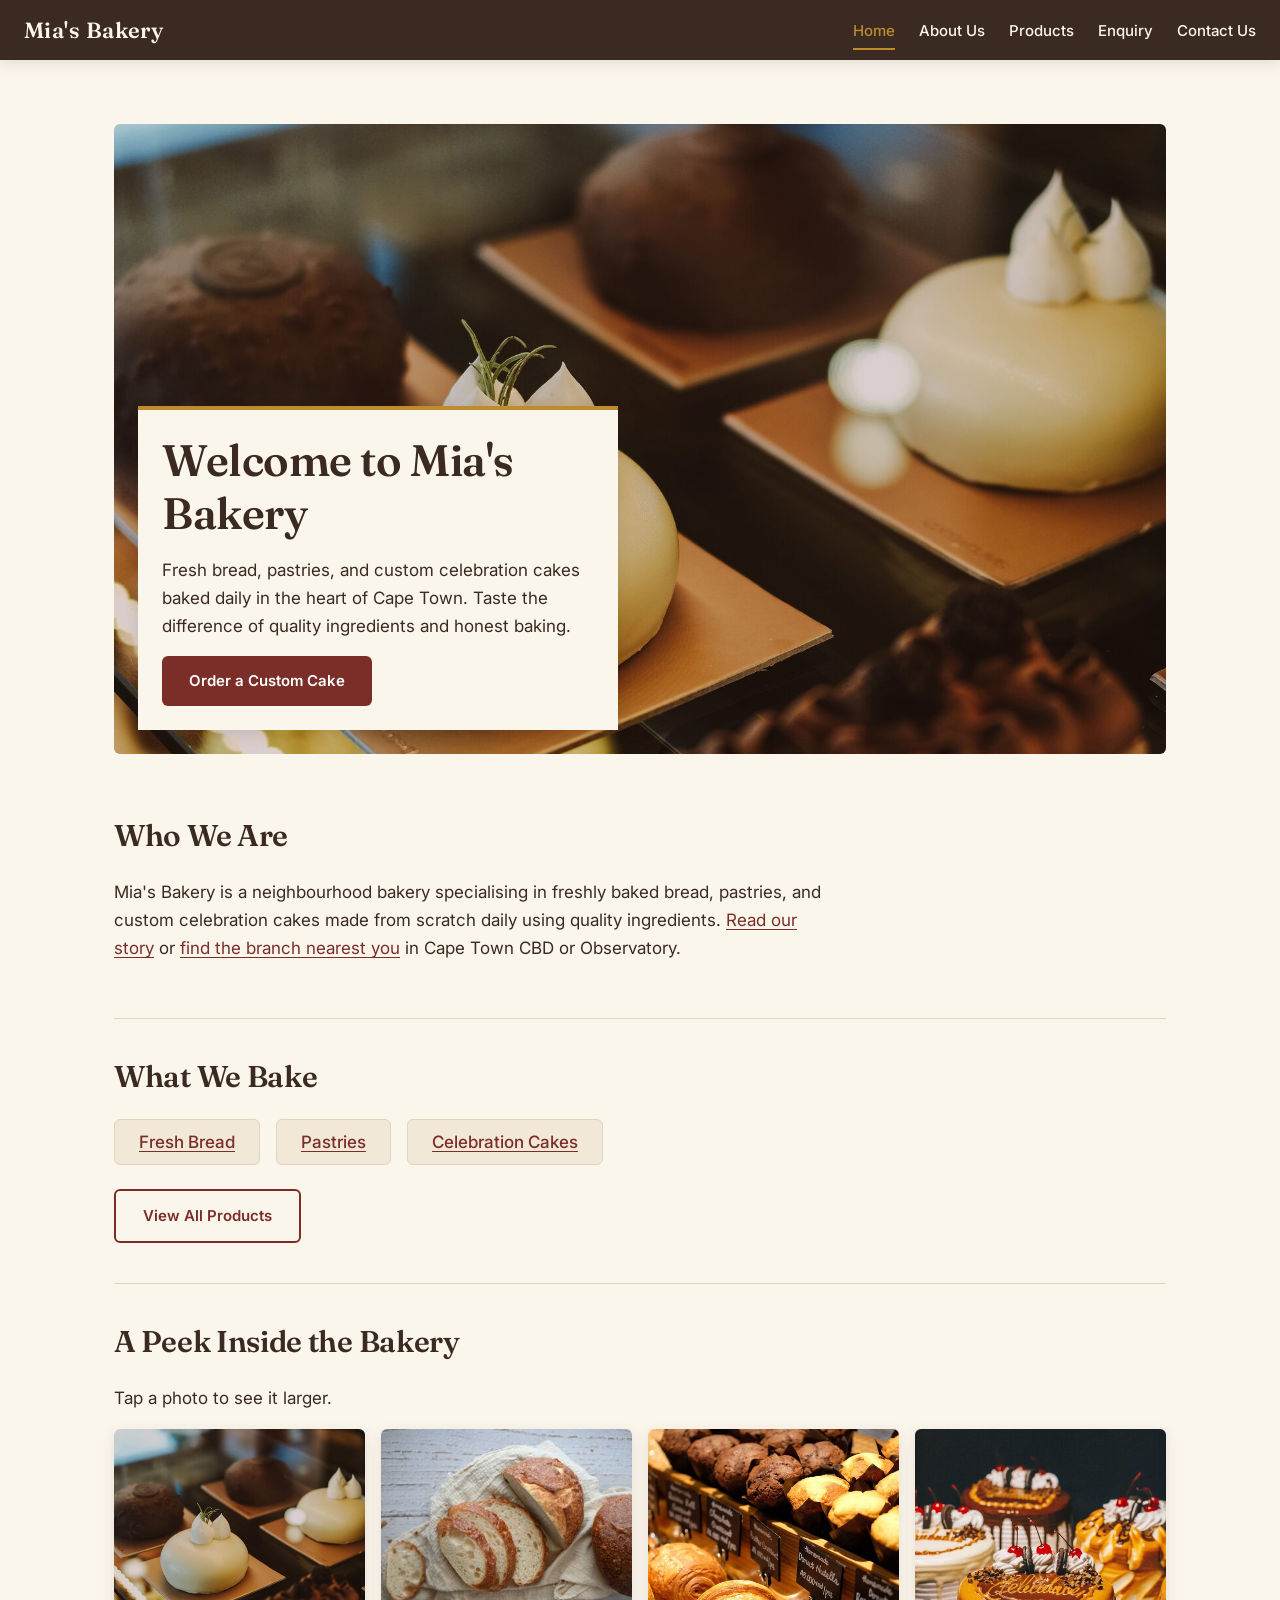
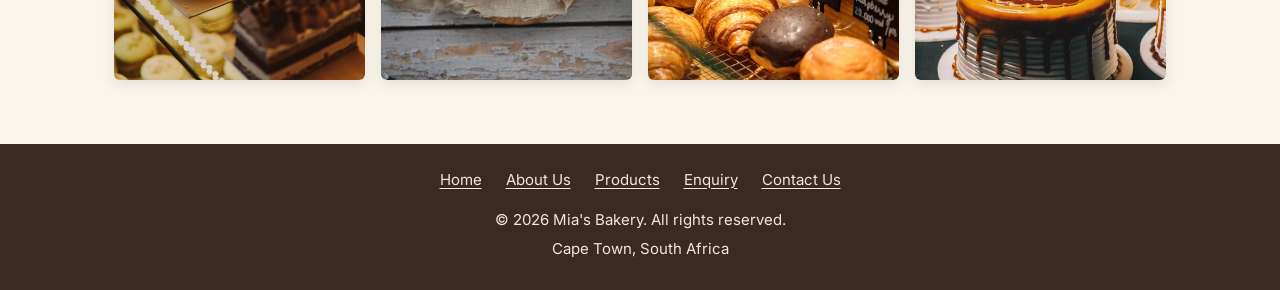
<file: index.html>
<!DOCTYPE html>
<html lang="en">
<head>
  <meta charset="UTF-8">
  <meta name="viewport" content="width=device-width, initial-scale=1.0">
  <title>Mia's Bakery | Fresh Bread, Pastries & Cakes in Cape Town</title>
  <meta name="description" content="Neighbourhood bakery in Cape Town baking fresh bread, pastries and custom celebration cakes daily. Visit our CBD or Observatory branch or order a cake online.">
  <meta name="author" content="Mia's Bakery">
  <meta name="theme-color" content="#3B2A21">
  <link rel="canonical" href="https://sanda218.github.io/Sisanda/">

  <!-- Open Graph / social sharing (off-page SEO) -->
  <meta property="og:type" content="website">
  <meta property="og:site_name" content="Mia's Bakery">
  <meta property="og:title" content="Mia's Bakery | Fresh Bread, Pastries & Cakes in Cape Town">
  <meta property="og:description" content="Neighbourhood bakery in Cape Town baking fresh bread, pastries and custom celebration cakes daily. Visit our CBD or Observatory branch or order a cake online.">
  <meta property="og:url" content="https://sanda218.github.io/Sisanda/">
  <meta property="og:image" content="https://sanda218.github.io/Sisanda/images/responsive/product-bread-1600.jpg">
  <meta property="og:image:alt" content="Sliced sourdough bread loaves on a wooden board">
  <meta name="twitter:card" content="summary_large_image">

  <link rel="icon" href="data:image/svg+xml,%3Csvg xmlns='http://www.w3.org/2000/svg' viewBox='0 0 100 100'%3E%3Ctext y='.9em' font-size='90'%3E%F0%9F%A5%90%3C/text%3E%3C/svg%3E">
  <!-- Adds a "js" class so CSS can show JavaScript-only features (hamburger menu, accordion) without hiding content for visitors with JavaScript off -->
  <script>document.documentElement.classList.add('js');</script>
  <link rel="preconnect" href="https://fonts.googleapis.com">
  <link rel="preconnect" href="https://fonts.gstatic.com" crossorigin>
  <link href="https://fonts.googleapis.com/css2?family=Fraunces:opsz,wght@9..144,400;9..144,600;9..144,700&family=Inter:wght@400;500;600&display=swap" rel="stylesheet">
  <link rel="stylesheet" href="css/style.css">

  <!-- Structured data (local SEO): tells search engines about both branches and trading hours -->
  <script type="application/ld+json">
{
  "@context": "https://schema.org",
  "@graph": [
    {
      "@type": "Bakery",
      "@id": "https://sanda218.github.io/Sisanda/#cbd",
      "name": "Mia's Bakery - Cape Town CBD",
      "url": "https://sanda218.github.io/Sisanda/",
      "image": "https://sanda218.github.io/Sisanda/images/responsive/product-bread-1600.jpg",
      "telephone": "+27-21-424-5678",
      "email": "info@miasbakery.co.za",
      "priceRange": "R",
      "address": {
        "@type": "PostalAddress",
        "streetAddress": "12 Long Street",
        "addressLocality": "Cape Town",
        "postalCode": "8001",
        "addressCountry": "ZA"
      },
      "geo": {
        "@type": "GeoCoordinates",
        "latitude": -33.9209,
        "longitude": 18.4162
      },
      "openingHoursSpecification": [
        {
          "@type": "OpeningHoursSpecification",
          "dayOfWeek": [
            "Monday",
            "Tuesday",
            "Wednesday",
            "Thursday",
            "Friday",
            "Saturday"
          ],
          "opens": "07:00",
          "closes": "17:00"
        }
      ]
    },
    {
      "@type": "Bakery",
      "@id": "https://sanda218.github.io/Sisanda/#observatory",
      "name": "Mia's Bakery - Observatory",
      "url": "https://sanda218.github.io/Sisanda/",
      "image": "https://sanda218.github.io/Sisanda/images/responsive/product-bread-1600.jpg",
      "telephone": "+27-21-447-2233",
      "email": "observatory@miasbakery.co.za",
      "priceRange": "R",
      "address": {
        "@type": "PostalAddress",
        "streetAddress": "45 Lower Main Road",
        "addressLocality": "Observatory",
        "postalCode": "7925",
        "addressCountry": "ZA"
      },
      "geo": {
        "@type": "GeoCoordinates",
        "latitude": -33.9393,
        "longitude": 18.4741
      },
      "openingHoursSpecification": [
        {
          "@type": "OpeningHoursSpecification",
          "dayOfWeek": [
            "Monday",
            "Tuesday",
            "Wednesday",
            "Thursday",
            "Friday",
            "Saturday"
          ],
          "opens": "07:00",
          "closes": "17:00"
        }
      ]
    }
  ]
}
  </script>
</head>
<body>
  <a class="skip-link" href="#main">Skip to main content</a>

  <!-- Header and navigation menu, present on every page for consistent site-wide navigation -->
  <header>
    <a class="brand" href="index.html">Mia's Bakery</a>
    <!-- Hamburger toggle: only visible on mobile (see CSS); script.js opens and closes the menu -->
    <button class="nav-toggle" type="button" aria-expanded="false" aria-controls="site-nav" aria-label="Open menu">
      <span class="nav-toggle-bar"></span>
      <span class="nav-toggle-bar"></span>
      <span class="nav-toggle-bar"></span>
    </button>
    <nav id="site-nav" aria-label="Main">
      <ul>
        <li><a href="index.html" class="active" aria-current="page">Home</a></li>
        <li><a href="about.html">About Us</a></li>
        <li><a href="products.html">Products</a></li>
        <li><a href="enquiry.html">Enquiry</a></li>
        <li><a href="contact.html">Contact Us</a></li>
      </ul>
    </nav>
  </header>

  <!-- Main content area for the homepage -->
  <main id="main">

    <!-- Hero section: main introduction and call to action -->
    <section id="hero">
      <img src="images/responsive/hero-900.jpg"
        srcset="images/responsive/hero-480.jpg 480w, images/responsive/hero-900.jpg 900w, images/responsive/hero-1600.jpg 1600w"
        sizes="(min-width: 1400px) 1232px, (min-width: 1148px) 1052px, 100vw"
        width="900" height="1350" fetchpriority="high"
        alt="Glass display case of freshly baked cakes and pastries at Mia's Bakery in Cape Town">
      <div class="hero-content">
        <h1>Welcome to Mia's Bakery</h1>
        <p>Fresh bread, pastries, and custom celebration cakes baked daily in the heart of Cape Town. Taste the difference of quality ingredients and honest baking.</p>
        <a href="enquiry.html" class="btn">Order a Custom Cake</a>
      </div>
    </section>

    <!-- Brief introduction to the bakery -->
    <section id="intro" class="reveal">
      <h2>Who We Are</h2>
      <p>Mia's Bakery is a neighbourhood bakery specialising in freshly baked bread, pastries, and custom celebration cakes made from scratch daily using quality ingredients. <a href="about.html">Read our story</a> or <a href="contact.html">find the branch nearest you</a> in Cape Town CBD or Observatory.</p>
    </section>

    <!-- Quick links to products (each link pre-selects that category on the Products page) -->
    <section id="highlights" class="reveal">
      <h2>What We Bake</h2>
      <ul>
        <li><a href="products.html?category=bread">Fresh Bread</a></li>
        <li><a href="products.html?category=pastries">Pastries</a></li>
        <li><a href="products.html?category=cakes">Celebration Cakes</a></li>
      </ul>
      <a href="products.html" class="btn btn-secondary">View All Products</a>
    </section>

    <!-- Gallery: each thumbnail is a normal link to the large image; script.js upgrades it to a lightbox -->
    <section id="gallery" class="reveal">
      <h2>A Peek Inside the Bakery</h2>
      <p>Tap a photo to see it larger.</p>
      <ul class="gallery-grid">
        <li>
          <a class="gallery-item" href="images/responsive/hero-1600.jpg" data-caption="Our display case, restocked through the day" data-alt="Glass display case of freshly baked cakes and pastries">
            <img src="images/responsive/hero-480.jpg" width="480" height="720" loading="lazy" decoding="async" alt="Glass display case of freshly baked cakes and pastries">
          </a>
        </li>
        <li>
          <a class="gallery-item" href="images/responsive/product-bread-1600.jpg" data-caption="Sourdough baked fresh every morning" data-alt="Sliced sourdough bread loaves on a wooden board">
            <img src="images/responsive/product-bread-480.jpg" width="480" height="319" loading="lazy" decoding="async" alt="Sliced sourdough bread loaves on a wooden board">
          </a>
        </li>
        <li>
          <a class="gallery-item" href="images/responsive/product-pastries-1600.jpg" data-caption="Croissants, muffins and donuts, made daily" data-alt="Assortment of croissants, muffins, and donuts">
            <img src="images/responsive/product-pastries-480.jpg" width="480" height="720" loading="lazy" decoding="async" alt="Assortment of croissants, muffins, and donuts">
          </a>
        </li>
        <li>
          <a class="gallery-item" href="images/responsive/product-cakes-1600.jpg" data-caption="A celebration cake with cream and cherries" data-alt="Decorated celebration cake with cream and cherries">
            <img src="images/responsive/product-cakes-480.jpg" width="480" height="720" loading="lazy" decoding="async" alt="Decorated celebration cake with cream and cherries">
          </a>
        </li>
      </ul>
    </section>

  </main>

  <!-- Lightbox: a native <dialog> element, opened and filled by script.js -->
  <dialog id="lightbox" class="lightbox" aria-label="Image viewer">
    <button type="button" class="lb-btn lb-close" aria-label="Close image viewer">&times;</button>
    <button type="button" class="lb-btn lb-prev" aria-label="Previous image">&#8249;</button>
    <figure>
      <img src="[data-uri]" alt="" width="900" height="600">
      <figcaption></figcaption>
    </figure>
    <button type="button" class="lb-btn lb-next" aria-label="Next image">&#8250;</button>
  </dialog>

  <!-- Footer with contact details and internal links, present on every page -->
  <footer>
    <nav class="footer-nav" aria-label="Footer">
      <a href="index.html">Home</a>
      <a href="about.html">About Us</a>
      <a href="products.html">Products</a>
      <a href="enquiry.html">Enquiry</a>
      <a href="contact.html">Contact Us</a>
    </nav>
    <p>&copy; 2026 Mia's Bakery. All rights reserved.</p>
    <p>Cape Town, South Africa</p>
  </footer>
  <script src="js/script.js" defer></script>
</body>
</html>
</file>
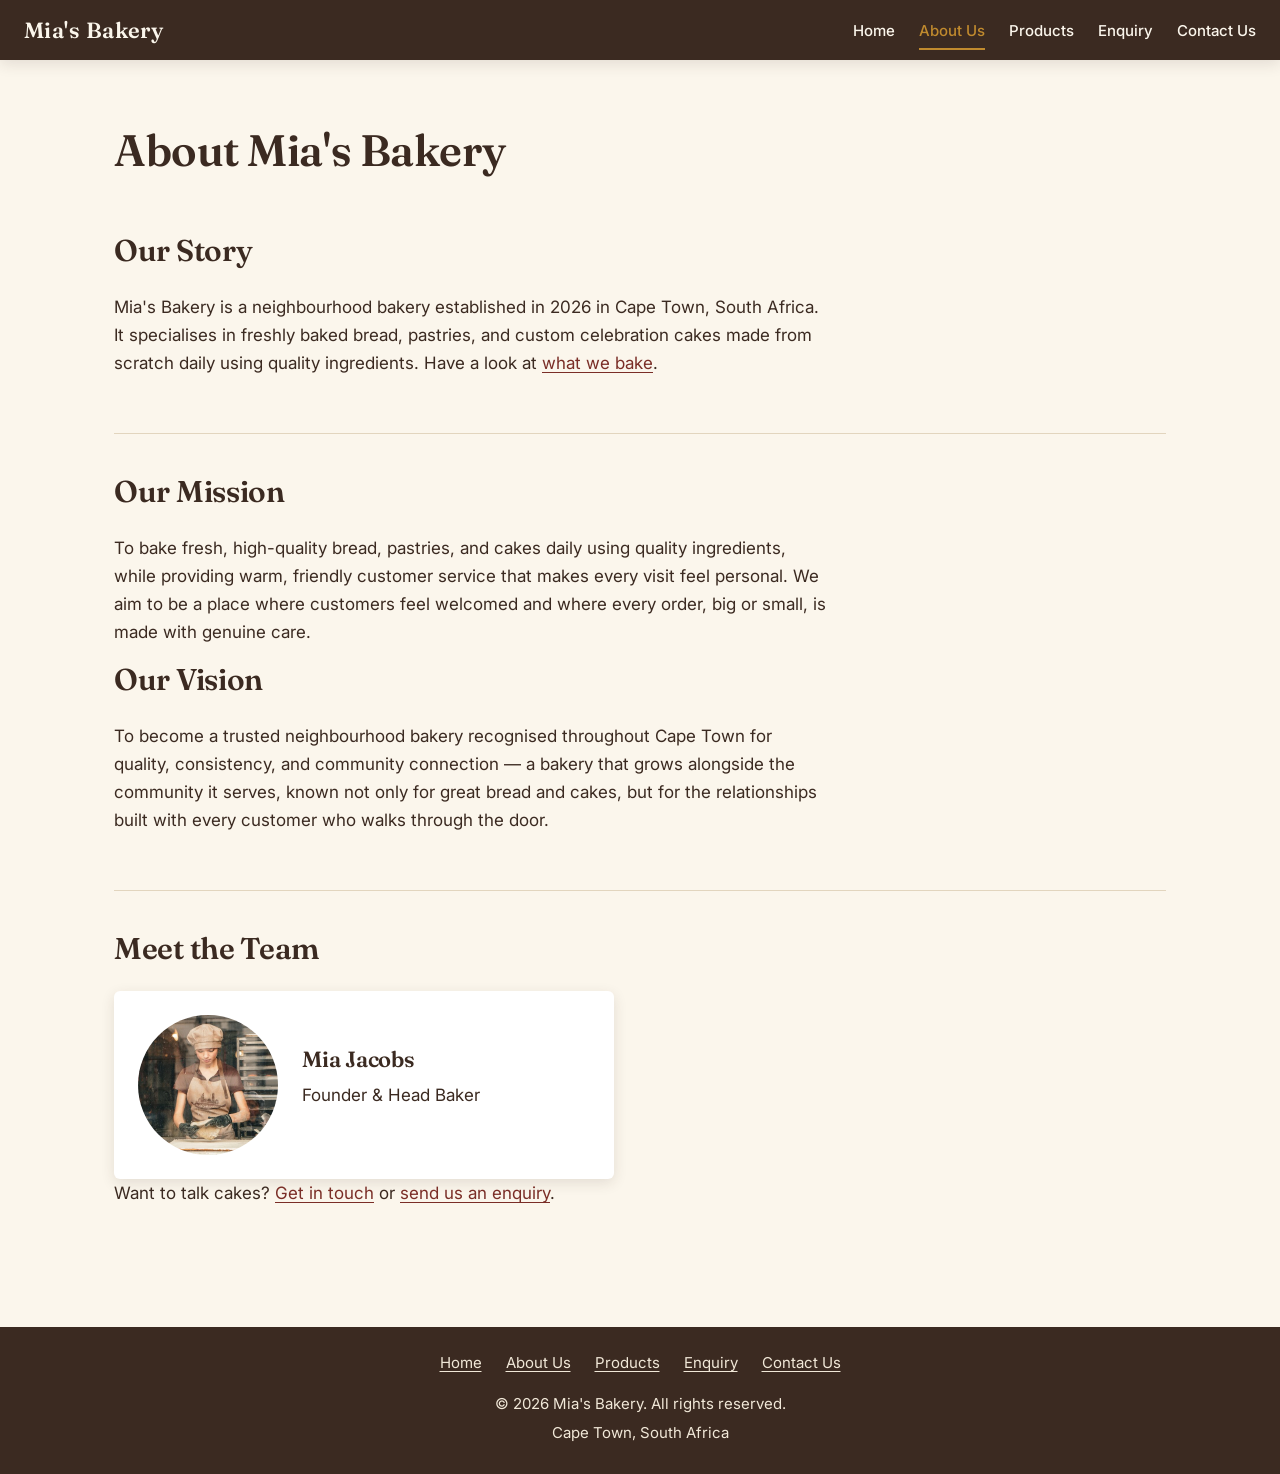
<file: about.html>
<!DOCTYPE html>
<html lang="en">
<head>
  <meta charset="UTF-8">
  <meta name="viewport" content="width=device-width, initial-scale=1.0">
  <title>About Us | Mia's Bakery, a Cape Town Neighbourhood Bakery</title>
  <meta name="description" content="Meet Mia's Bakery: our story, mission and vision, and the baker behind our fresh bread, pastries and celebration cakes in Cape Town.">
  <meta name="author" content="Mia's Bakery">
  <meta name="theme-color" content="#3B2A21">
  <link rel="canonical" href="https://sanda218.github.io/Sisanda/about.html">

  <!-- Open Graph / social sharing (off-page SEO) -->
  <meta property="og:type" content="website">
  <meta property="og:site_name" content="Mia's Bakery">
  <meta property="og:title" content="About Us | Mia's Bakery, a Cape Town Neighbourhood Bakery">
  <meta property="og:description" content="Meet Mia's Bakery: our story, mission and vision, and the baker behind our fresh bread, pastries and celebration cakes in Cape Town.">
  <meta property="og:url" content="https://sanda218.github.io/Sisanda/about.html">
  <meta property="og:image" content="https://sanda218.github.io/Sisanda/images/responsive/product-bread-1600.jpg">
  <meta property="og:image:alt" content="Sliced sourdough bread loaves on a wooden board">
  <meta name="twitter:card" content="summary_large_image">

  <link rel="icon" href="data:image/svg+xml,%3Csvg xmlns='http://www.w3.org/2000/svg' viewBox='0 0 100 100'%3E%3Ctext y='.9em' font-size='90'%3E%F0%9F%A5%90%3C/text%3E%3C/svg%3E">
  <!-- Adds a "js" class so CSS can show JavaScript-only features (hamburger menu, accordion) without hiding content for visitors with JavaScript off -->
  <script>document.documentElement.classList.add('js');</script>
  <link rel="preconnect" href="https://fonts.googleapis.com">
  <link rel="preconnect" href="https://fonts.gstatic.com" crossorigin>
  <link href="https://fonts.googleapis.com/css2?family=Fraunces:opsz,wght@9..144,400;9..144,600;9..144,700&family=Inter:wght@400;500;600&display=swap" rel="stylesheet">
  <link rel="stylesheet" href="css/style.css">
</head>
<body>
  <a class="skip-link" href="#main">Skip to main content</a>

  <!-- Header and navigation menu, present on every page for consistent site-wide navigation -->
  <header>
    <a class="brand" href="index.html">Mia's Bakery</a>
    <!-- Hamburger toggle: only visible on mobile (see CSS); script.js opens and closes the menu -->
    <button class="nav-toggle" type="button" aria-expanded="false" aria-controls="site-nav" aria-label="Open menu">
      <span class="nav-toggle-bar"></span>
      <span class="nav-toggle-bar"></span>
      <span class="nav-toggle-bar"></span>
    </button>
    <nav id="site-nav" aria-label="Main">
      <ul>
        <li><a href="index.html">Home</a></li>
        <li><a href="about.html" class="active" aria-current="page">About Us</a></li>
        <li><a href="products.html">Products</a></li>
        <li><a href="enquiry.html">Enquiry</a></li>
        <li><a href="contact.html">Contact Us</a></li>
      </ul>
    </nav>
  </header>

  <!-- Main content area for the About Us page -->
  <main id="main">

    <h1>About Mia's Bakery</h1>

    <!-- History section -->
    <section id="history" class="reveal">
      <h2>Our Story</h2>
      <p>Mia's Bakery is a neighbourhood bakery established in 2026 in Cape Town, South Africa. It specialises in freshly baked bread, pastries, and custom celebration cakes made from scratch daily using quality ingredients. Have a look at <a href="products.html">what we bake</a>.</p>
    </section>

    <!-- Mission and Vision -->
    <section id="mission-vision" class="reveal">
      <h2>Our Mission</h2>
      <p>To bake fresh, high-quality bread, pastries, and cakes daily using quality ingredients, while providing warm, friendly customer service that makes every visit feel personal. We aim to be a place where customers feel welcomed and where every order, big or small, is made with genuine care.</p>

      <h2>Our Vision</h2>
      <p>To become a trusted neighbourhood bakery recognised throughout Cape Town for quality, consistency, and community connection &mdash; a bakery that grows alongside the community it serves, known not only for great bread and cakes, but for the relationships built with every customer who walks through the door.</p>
    </section>

    <!-- Team member -->
    <section id="team" class="reveal">
      <h2>Meet the Team</h2>
      <div class="team-member">
        <img src="images/responsive/team-portrait-900.jpg"
          srcset="images/responsive/team-portrait-480.jpg 480w, images/responsive/team-portrait-900.jpg 900w, images/responsive/team-portrait-1600.jpg 1600w"
          sizes="(max-width: 600px) 90vw, 300px"
          width="900" height="1350" loading="lazy" decoding="async"
          alt="Mia Jacobs, founder and head baker, kneading dough in an apron">
        <div>
          <h3>Mia Jacobs</h3>
          <p>Founder &amp; Head Baker</p>
        </div>
      </div>
      <p>Want to talk cakes? <a href="contact.html">Get in touch</a> or <a href="enquiry.html">send us an enquiry</a>.</p>
    </section>

  </main>

  <!-- Footer with contact details and internal links, present on every page -->
  <footer>
    <nav class="footer-nav" aria-label="Footer">
      <a href="index.html">Home</a>
      <a href="about.html">About Us</a>
      <a href="products.html">Products</a>
      <a href="enquiry.html">Enquiry</a>
      <a href="contact.html">Contact Us</a>
    </nav>
    <p>&copy; 2026 Mia's Bakery. All rights reserved.</p>
    <p>Cape Town, South Africa</p>
  </footer>
  <script src="js/script.js" defer></script>
</body>
</html>
</file>
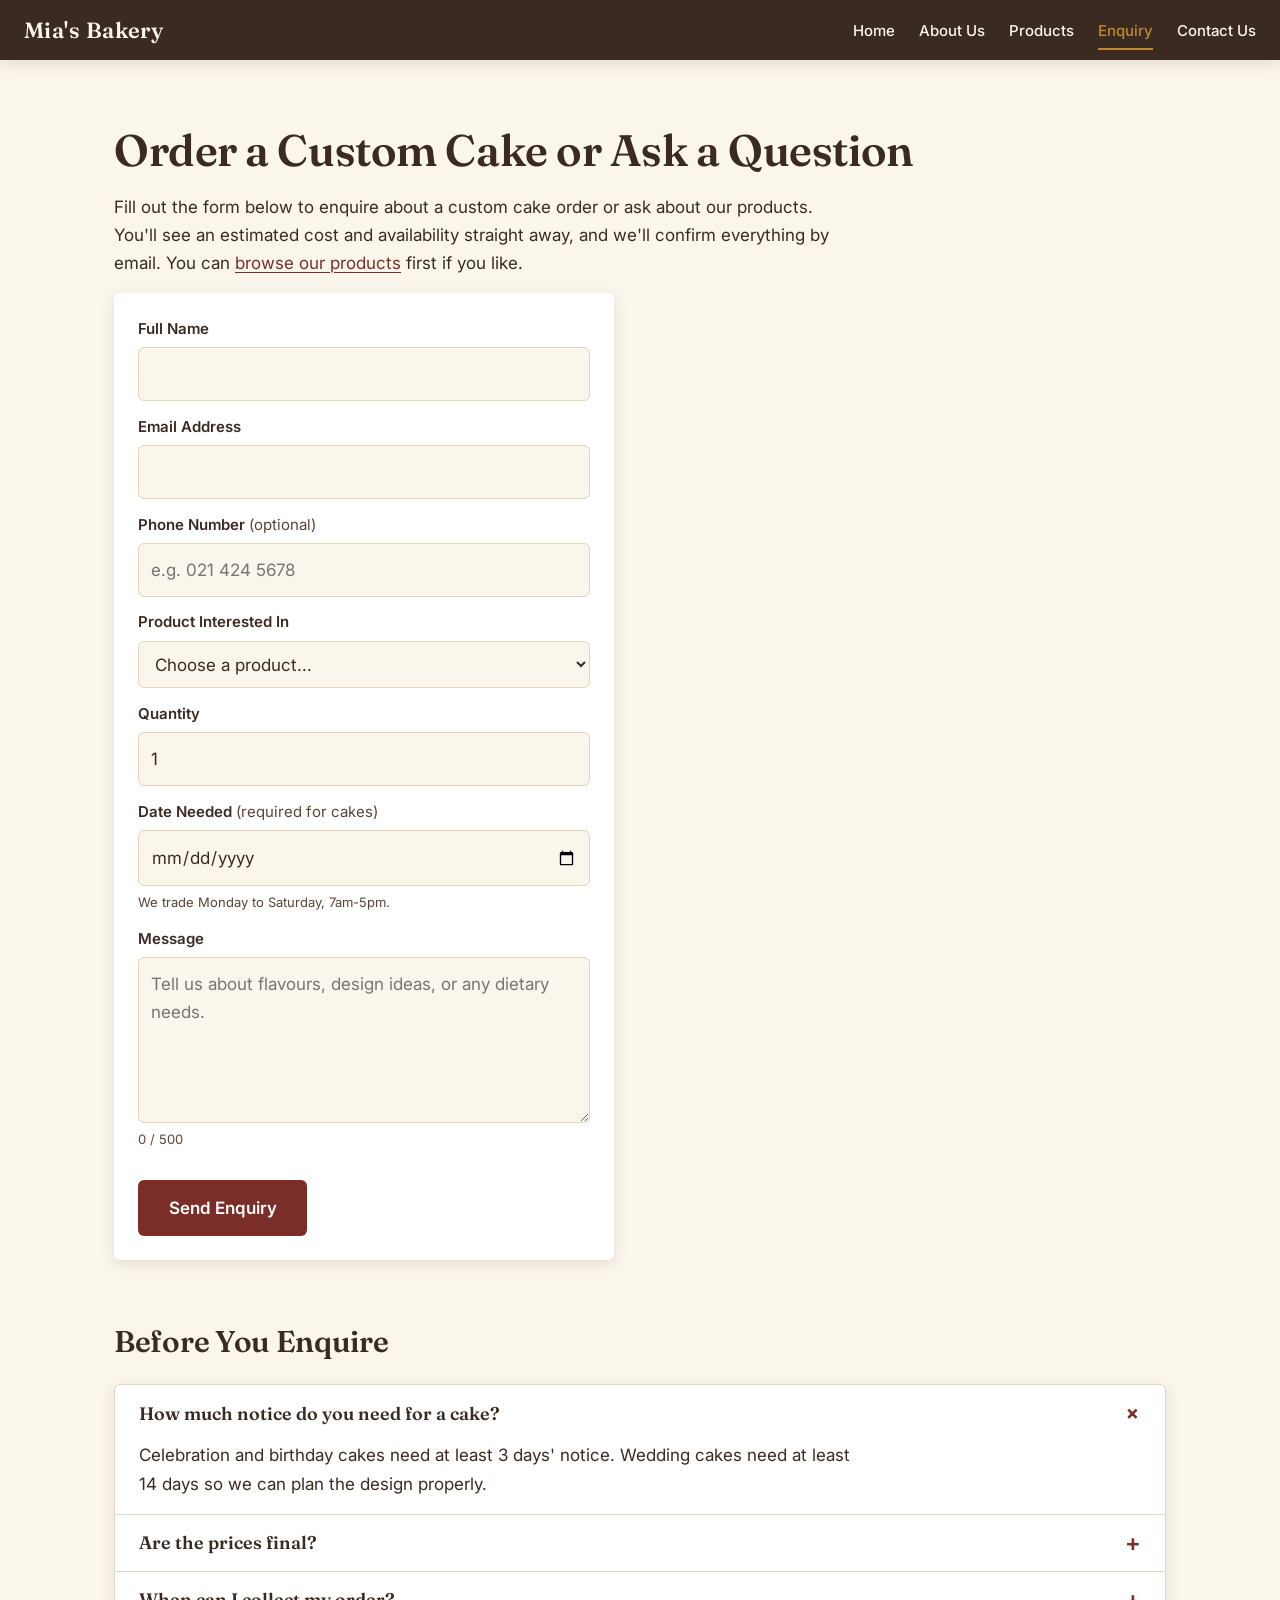
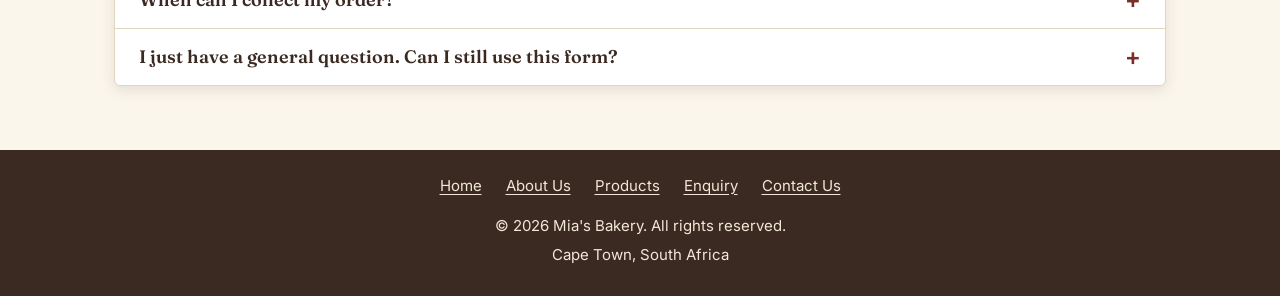
<file: enquiry.html>
<!DOCTYPE html>
<html lang="en">
<head>
  <meta charset="UTF-8">
  <meta name="viewport" content="width=device-width, initial-scale=1.0">
  <title>Order a Custom Cake or Enquire | Mia's Bakery Cape Town</title>
  <meta name="description" content="Enquire about a custom celebration cake, bread or pastry order at Mia's Bakery in Cape Town and get an instant cost estimate and availability check.">
  <meta name="author" content="Mia's Bakery">
  <meta name="theme-color" content="#3B2A21">
  <link rel="canonical" href="https://sanda218.github.io/Sisanda/enquiry.html">

  <!-- Open Graph / social sharing (off-page SEO) -->
  <meta property="og:type" content="website">
  <meta property="og:site_name" content="Mia's Bakery">
  <meta property="og:title" content="Order a Custom Cake or Enquire | Mia's Bakery Cape Town">
  <meta property="og:description" content="Enquire about a custom celebration cake, bread or pastry order at Mia's Bakery in Cape Town and get an instant cost estimate and availability check.">
  <meta property="og:url" content="https://sanda218.github.io/Sisanda/enquiry.html">
  <meta property="og:image" content="https://sanda218.github.io/Sisanda/images/responsive/product-bread-1600.jpg">
  <meta property="og:image:alt" content="Sliced sourdough bread loaves on a wooden board">
  <meta name="twitter:card" content="summary_large_image">

  <link rel="icon" href="data:image/svg+xml,%3Csvg xmlns='http://www.w3.org/2000/svg' viewBox='0 0 100 100'%3E%3Ctext y='.9em' font-size='90'%3E%F0%9F%A5%90%3C/text%3E%3C/svg%3E">
  <!-- Adds a "js" class so CSS can show JavaScript-only features (hamburger menu, accordion) without hiding content for visitors with JavaScript off -->
  <script>document.documentElement.classList.add('js');</script>
  <link rel="preconnect" href="https://fonts.googleapis.com">
  <link rel="preconnect" href="https://fonts.gstatic.com" crossorigin>
  <link href="https://fonts.googleapis.com/css2?family=Fraunces:opsz,wght@9..144,400;9..144,600;9..144,700&family=Inter:wght@400;500;600&display=swap" rel="stylesheet">
  <link rel="stylesheet" href="css/style.css">
</head>
<body>
  <a class="skip-link" href="#main">Skip to main content</a>

  <!-- Header and navigation menu, present on every page for consistent site-wide navigation -->
  <header>
    <a class="brand" href="index.html">Mia's Bakery</a>
    <!-- Hamburger toggle: only visible on mobile (see CSS); script.js opens and closes the menu -->
    <button class="nav-toggle" type="button" aria-expanded="false" aria-controls="site-nav" aria-label="Open menu">
      <span class="nav-toggle-bar"></span>
      <span class="nav-toggle-bar"></span>
      <span class="nav-toggle-bar"></span>
    </button>
    <nav id="site-nav" aria-label="Main">
      <ul>
        <li><a href="index.html">Home</a></li>
        <li><a href="about.html">About Us</a></li>
        <li><a href="products.html">Products</a></li>
        <li><a href="enquiry.html" class="active" aria-current="page">Enquiry</a></li>
        <li><a href="contact.html">Contact Us</a></li>
      </ul>
    </nav>
  </header>

  <!-- Main content area for Enquiry -->
  <main id="main">

    <h1>Order a Custom Cake or Ask a Question</h1>
    <p>Fill out the form below to enquire about a custom cake order or ask about our products. You'll see an estimated cost and availability straight away, and we'll confirm everything by email. You can <a href="products.html">browse our products</a> first if you like.</p>

    <!-- Enquiry form: validated and submitted by script.js (novalidate lets our own error messages show) -->
    <form action="#" method="post" class="site-form" id="enquiry-form" novalidate>

      <div class="field">
        <label for="name">Full Name</label>
        <input type="text" id="name" name="name" autocomplete="name" required aria-describedby="name-error">
        <span class="field-error" id="name-error"></span>
      </div>

      <div class="field">
        <label for="email">Email Address</label>
        <input type="email" id="email" name="email" autocomplete="email" required aria-describedby="email-error">
        <span class="field-error" id="email-error"></span>
      </div>

      <div class="field">
        <label for="phone">Phone Number <span class="optional">(optional)</span></label>
        <input type="tel" id="phone" name="phone" autocomplete="tel" placeholder="e.g. 021 424 5678" aria-describedby="phone-error">
        <span class="field-error" id="phone-error"></span>
      </div>

      <div class="field">
        <label for="product">Product Interested In</label>
        <select id="product" name="product" required aria-describedby="product-error">
          <option value="">Choose a product...</option>
          <option value="bread">Fresh Bread</option>
          <option value="pastries">Pastries</option>
          <option value="cake">Celebration Cake</option>
          <option value="other">Other / general question</option>
        </select>
        <span class="field-error" id="product-error"></span>
      </div>

      <div class="field">
        <label for="quantity">Quantity</label>
        <input type="number" id="quantity" name="quantity" min="1" max="100" step="1" value="1" inputmode="numeric" required aria-describedby="quantity-error">
        <span class="field-error" id="quantity-error"></span>
      </div>

      <div class="field">
        <label for="date">Date Needed <span class="optional">(required for cakes)</span></label>
        <input type="date" id="date" name="date" aria-describedby="date-error date-hint">
        <span class="field-hint" id="date-hint">We trade Monday to Saturday, 7am-5pm.</span>
        <span class="field-error" id="date-error"></span>
      </div>

      <div class="field">
        <label for="message">Message</label>
        <textarea id="message" name="message" rows="5" required aria-describedby="message-error message-count" placeholder="Tell us about flavours, design ideas, or any dietary needs."></textarea>
        <span class="field-hint" id="message-count">0 / 500</span>
        <span class="field-error" id="message-error"></span>
      </div>

      <!-- Honeypot: hidden from people, but spam bots fill it in. If it has a value the form is quietly discarded. -->
      <div class="hp" aria-hidden="true">
        <label for="website">Leave this field empty</label>
        <input type="text" id="website" name="website" tabindex="-1" autocomplete="off">
      </div>

      <button type="submit">Send Enquiry</button>
      <p class="form-status" id="form-status" role="alert" hidden></p>

    </form>

    <!-- Response shown after a valid submission: cost estimate and availability -->
    <section id="enquiry-response" class="response" tabindex="-1" aria-live="polite" hidden></section>

    <!-- FAQ accordion -->
    <section id="faq" class="reveal">
      <h2>Before You Enquire</h2>
      <div class="accordion">
        <div class="accordion-item">
          <h3><button type="button" class="accordion-trigger" id="faq-t1" aria-expanded="false" aria-controls="faq-p1">How much notice do you need for a cake?</button></h3>
          <div class="accordion-panel" id="faq-p1" role="region" aria-labelledby="faq-t1"><div><p>Celebration and birthday cakes need at least 3 days' notice. Wedding cakes need at least 14 days so we can plan the design properly.</p></div></div>
        </div>
        <div class="accordion-item">
          <h3><button type="button" class="accordion-trigger" id="faq-t2" aria-expanded="false" aria-controls="faq-p2">Are the prices final?</button></h3>
          <div class="accordion-panel" id="faq-p2" role="region" aria-labelledby="faq-t2"><div><p>Our prices are "from" prices. The estimate you see after sending this form is a guide; the final price depends on size, flavours and decoration, and we confirm it by email before baking.</p></div></div>
        </div>
        <div class="accordion-item">
          <h3><button type="button" class="accordion-trigger" id="faq-t3" aria-expanded="false" aria-controls="faq-p3">When can I collect my order?</button></h3>
          <div class="accordion-panel" id="faq-p3" role="region" aria-labelledby="faq-t3"><div><p>Both branches trade Monday to Saturday, 7am-5pm. We are closed on Sundays. See our <a href="contact.html">contact page</a> for addresses and phone numbers.</p></div></div>
        </div>
        <div class="accordion-item">
          <h3><button type="button" class="accordion-trigger" id="faq-t4" aria-expanded="false" aria-controls="faq-p4">I just have a general question. Can I still use this form?</button></h3>
          <div class="accordion-panel" id="faq-p4" role="region" aria-labelledby="faq-t4"><div><p>Yes. Choose "Other / general question" as the product. For feedback or anything else, you can also use the form on our <a href="contact.html">contact page</a>.</p></div></div>
        </div>
      </div>
    </section>

  </main>

  <!-- Footer with contact details and internal links, present on every page -->
  <footer>
    <nav class="footer-nav" aria-label="Footer">
      <a href="index.html">Home</a>
      <a href="about.html">About Us</a>
      <a href="products.html">Products</a>
      <a href="enquiry.html">Enquiry</a>
      <a href="contact.html">Contact Us</a>
    </nav>
    <p>&copy; 2026 Mia's Bakery. All rights reserved.</p>
    <p>Cape Town, South Africa</p>
  </footer>
  <script src="js/script.js" defer></script>
</body>
</html>
</file>
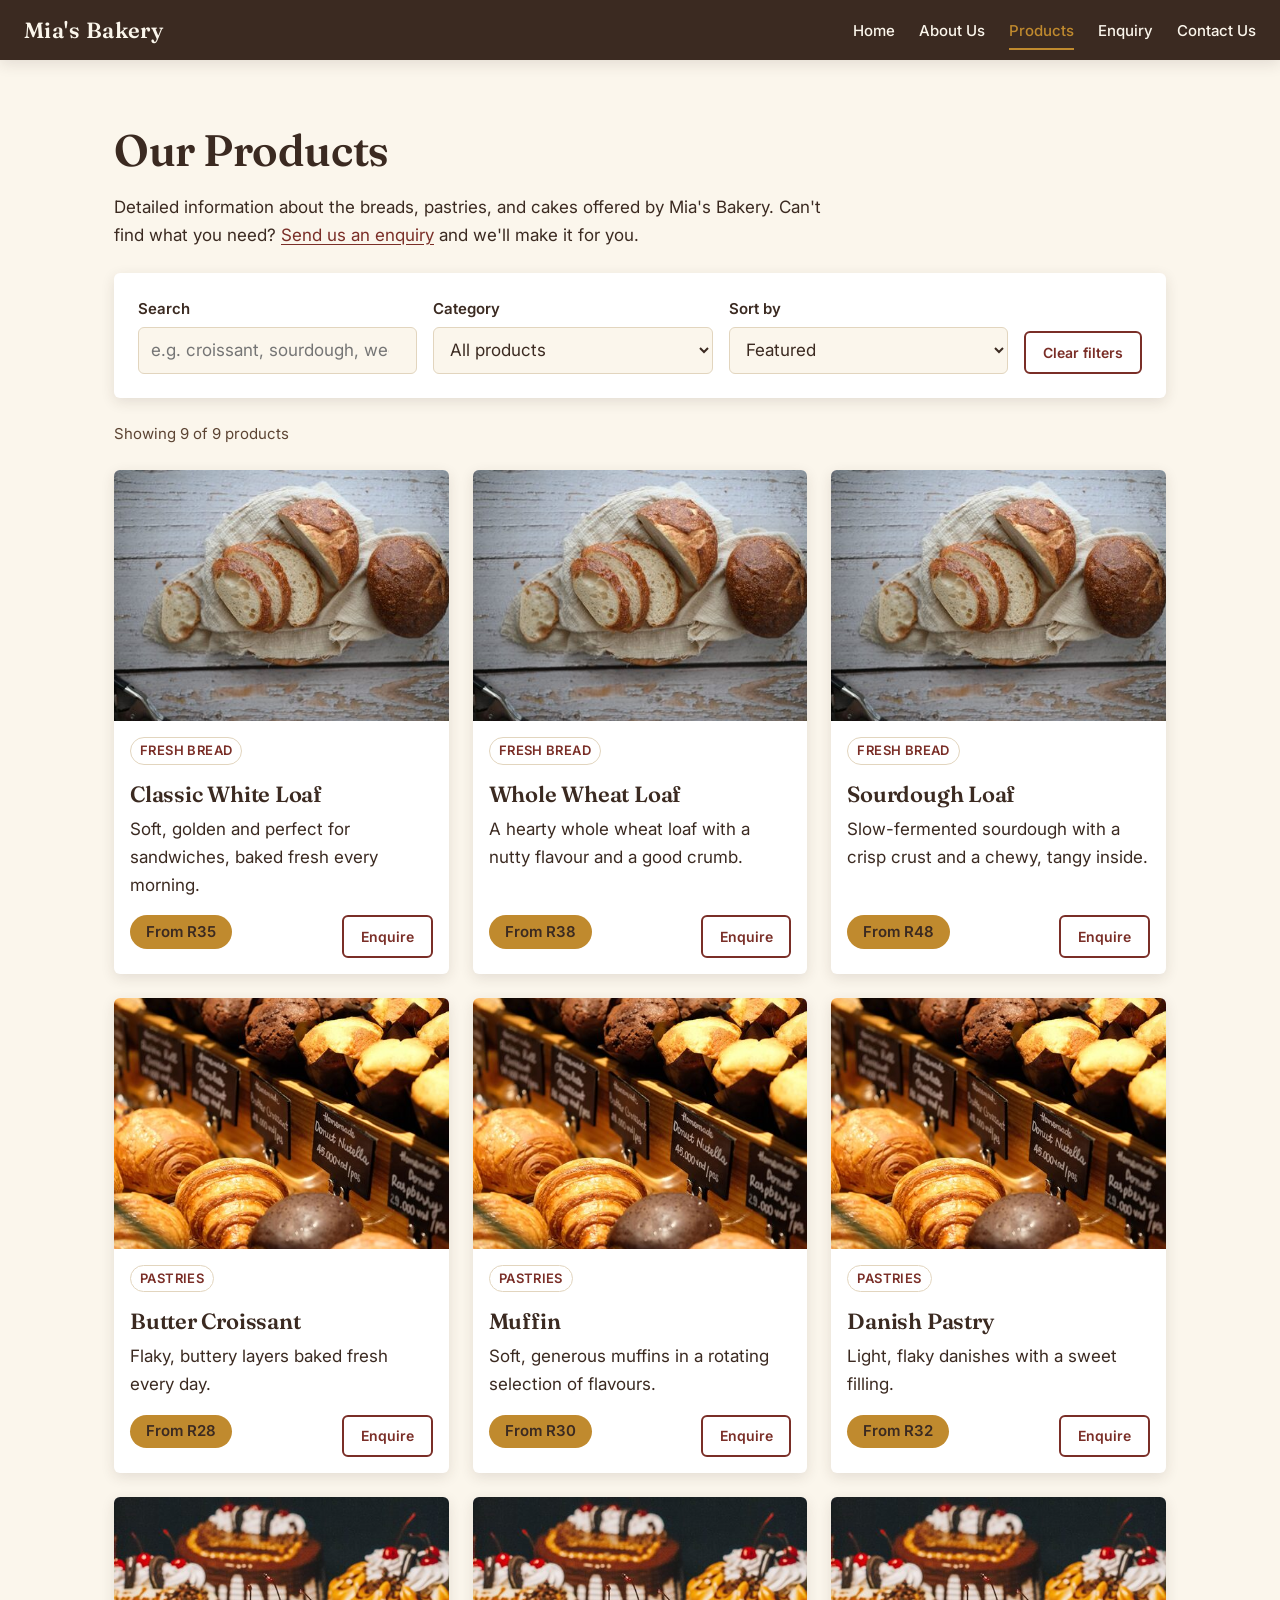
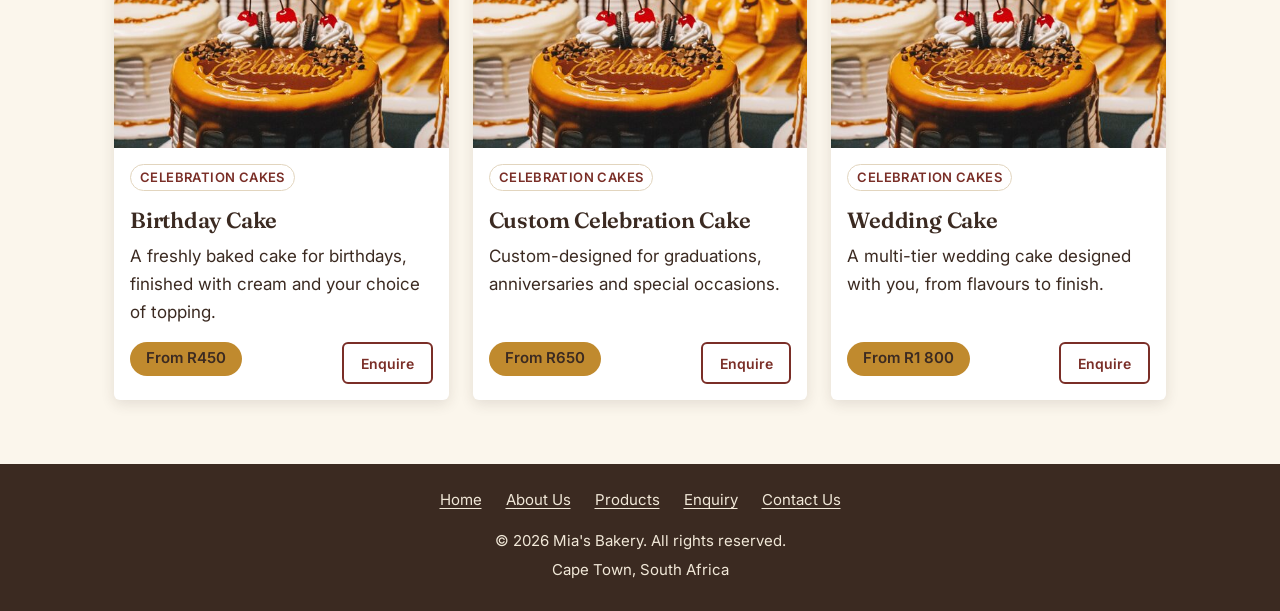
<file: products.html>
<!DOCTYPE html>
<html lang="en">
<head>
  <meta charset="UTF-8">
  <meta name="viewport" content="width=device-width, initial-scale=1.0">
  <title>Bread, Pastries & Celebration Cakes | Mia's Bakery Cape Town</title>
  <meta name="description" content="Browse Mia's Bakery's sourdough and fresh bread, croissants, muffins, danishes and custom celebration cakes. Search by name and filter by category.">
  <meta name="author" content="Mia's Bakery">
  <meta name="theme-color" content="#3B2A21">
  <link rel="canonical" href="https://sanda218.github.io/Sisanda/products.html">

  <!-- Open Graph / social sharing (off-page SEO) -->
  <meta property="og:type" content="website">
  <meta property="og:site_name" content="Mia's Bakery">
  <meta property="og:title" content="Bread, Pastries & Celebration Cakes | Mia's Bakery Cape Town">
  <meta property="og:description" content="Browse Mia's Bakery's sourdough and fresh bread, croissants, muffins, danishes and custom celebration cakes. Search by name and filter by category.">
  <meta property="og:url" content="https://sanda218.github.io/Sisanda/products.html">
  <meta property="og:image" content="https://sanda218.github.io/Sisanda/images/responsive/product-bread-1600.jpg">
  <meta property="og:image:alt" content="Sliced sourdough bread loaves on a wooden board">
  <meta name="twitter:card" content="summary_large_image">

  <link rel="icon" href="data:image/svg+xml,%3Csvg xmlns='http://www.w3.org/2000/svg' viewBox='0 0 100 100'%3E%3Ctext y='.9em' font-size='90'%3E%F0%9F%A5%90%3C/text%3E%3C/svg%3E">
  <!-- Adds a "js" class so CSS can show JavaScript-only features (hamburger menu, accordion) without hiding content for visitors with JavaScript off -->
  <script>document.documentElement.classList.add('js');</script>
  <link rel="preconnect" href="https://fonts.googleapis.com">
  <link rel="preconnect" href="https://fonts.gstatic.com" crossorigin>
  <link href="https://fonts.googleapis.com/css2?family=Fraunces:opsz,wght@9..144,400;9..144,600;9..144,700&family=Inter:wght@400;500;600&display=swap" rel="stylesheet">
  <link rel="stylesheet" href="css/style.css">
</head>
<body>
  <a class="skip-link" href="#main">Skip to main content</a>

  <!-- Header and navigation menu, present on every page for consistent site-wide navigation -->
  <header>
    <a class="brand" href="index.html">Mia's Bakery</a>
    <!-- Hamburger toggle: only visible on mobile (see CSS); script.js opens and closes the menu -->
    <button class="nav-toggle" type="button" aria-expanded="false" aria-controls="site-nav" aria-label="Open menu">
      <span class="nav-toggle-bar"></span>
      <span class="nav-toggle-bar"></span>
      <span class="nav-toggle-bar"></span>
    </button>
    <nav id="site-nav" aria-label="Main">
      <ul>
        <li><a href="index.html">Home</a></li>
        <li><a href="about.html">About Us</a></li>
        <li><a href="products.html" class="active" aria-current="page">Products</a></li>
        <li><a href="enquiry.html">Enquiry</a></li>
        <li><a href="contact.html">Contact Us</a></li>
      </ul>
    </nav>
  </header>

  <!-- Main content area for the Products page -->
  <main id="main">

    <h1>Our Products</h1>
    <p>Detailed information about the breads, pastries, and cakes offered by Mia's Bakery. Can't find what you need? <a href="enquiry.html">Send us an enquiry</a> and we'll make it for you.</p>

    <!-- Search / filter / sort controls (script.js makes these work; without JavaScript the full list below is simply shown) -->
    <form class="filters" role="search" aria-label="Search products" id="product-filters" novalidate>
      <div class="field">
        <label for="product-search">Search</label>
        <input type="search" id="product-search" name="q" placeholder="e.g. croissant, sourdough, wedding" autocomplete="off">
      </div>
      <div class="field">
        <label for="product-category">Category</label>
        <select id="product-category" name="category">
          <option value="all">All products</option>
          <option value="bread">Fresh Bread</option>
          <option value="pastries">Pastries</option>
          <option value="cakes">Celebration Cakes</option>
        </select>
      </div>
      <div class="field">
        <label for="product-sort">Sort by</label>
        <select id="product-sort" name="sort">
          <option value="featured">Featured</option>
          <option value="price-asc">Price: low to high</option>
          <option value="price-desc">Price: high to low</option>
          <option value="name">Name: A to Z</option>
        </select>
      </div>
      <button type="button" class="btn btn-secondary btn-small" id="filter-reset">Clear filters</button>
    </form>
    <p id="result-count" class="result-count" aria-live="polite"></p>

    <!-- Product listings: script.js rebuilds this grid from its product data. The three cards below are the no-JavaScript fallback. -->
    <div class="product-grid" id="product-grid">
        <section class="product">
          <img src="images/responsive/product-bread-900.jpg"
            srcset="images/responsive/product-bread-480.jpg 480w, images/responsive/product-bread-900.jpg 900w, images/responsive/product-bread-1600.jpg 1600w"
            sizes="(max-width: 600px) 90vw, (max-width: 900px) 45vw, 30vw"
            width="900" height="599" loading="lazy" decoding="async" alt="Sliced sourdough bread loaves on a wooden board">
          <h2>Fresh Bread</h2>
          <p>Sourdough, white, and whole wheat loaves baked fresh every morning.</p>
          <p class="price">From R35</p>
        </section>

        <section class="product">
          <img src="images/responsive/product-pastries-900.jpg"
            srcset="images/responsive/product-pastries-480.jpg 480w, images/responsive/product-pastries-900.jpg 900w, images/responsive/product-pastries-1600.jpg 1600w"
            sizes="(max-width: 600px) 90vw, (max-width: 900px) 45vw, 30vw"
            width="900" height="1350" loading="lazy" decoding="async" alt="Assortment of croissants, muffins, and donuts">
          <h2>Pastries</h2>
          <p>Croissants, muffins, and danishes made freshly daily.</p>
          <p class="price">From R28</p>
        </section>

        <section class="product">
          <img src="images/responsive/product-cakes-900.jpg"
            srcset="images/responsive/product-cakes-480.jpg 480w, images/responsive/product-cakes-900.jpg 900w, images/responsive/product-cakes-1600.jpg 1600w"
            sizes="(max-width: 600px) 90vw, (max-width: 900px) 45vw, 30vw"
            width="900" height="1350" loading="lazy" decoding="async" alt="Decorated celebration cake with cream and cherries">
          <h2>Celebration Cakes</h2>
          <p>Custom-designed cakes for birthdays, weddings, and special occasions.</p>
          <p class="price">From R450</p>
        </section>
    </div>

    <p id="no-results" class="no-results" hidden>No products match your search. Try a different word or <button type="button" class="link-button" id="no-results-reset">clear the filters</button>.</p>

  </main>

  <!-- Footer with contact details and internal links, present on every page -->
  <footer>
    <nav class="footer-nav" aria-label="Footer">
      <a href="index.html">Home</a>
      <a href="about.html">About Us</a>
      <a href="products.html">Products</a>
      <a href="enquiry.html">Enquiry</a>
      <a href="contact.html">Contact Us</a>
    </nav>
    <p>&copy; 2026 Mia's Bakery. All rights reserved.</p>
    <p>Cape Town, South Africa</p>
  </footer>
  <script src="js/script.js" defer></script>
</body>
</html>
</file>
<file: css/style.css>
/* =========================================================
   MIA'S BAKERY — STYLESHEET
   Part 2: CSS Styling and Responsive Design
   Author: Sisanda Martins (ST10376718)
   =========================================================
   Contents:
   1. CSS Reset
   2. Design Tokens (custom properties)
   3. Base Styles & Typography
   4. Header & Navigation
   5. Buttons
   6. Hero Section (Home page)
   7. Generic Content Sections
   8. Products Page (grid layout)
   9. About Page (history / mission-vision / team)
   10. Contact Page (locations / map / form)
   11. Forms (shared: Contact + Enquiry)
   12. Footer
   13. Responsive Design — Tablet & Mobile breakpoints
   ========================================================= */


/* ---------------------------------------------------------
   1. CSS RESET
   A minimal reset so the site looks consistent across
   different browsers, which each ship different default
   margins/paddings on elements like headings, lists and forms.
--------------------------------------------------------- */
*,
*::before,
*::after {
  box-sizing: border-box; /* padding/border no longer add to element width — makes layout maths predictable */
  margin: 0;
  padding: 0;
}

html {
  scroll-behavior: smooth;
}

img {
  max-width: 100%;
  height: auto;
  display: block; /* removes the small gap browsers add under inline images */
}

ul {
  list-style: none;
}

a {
  text-decoration: none;
  color: inherit;
}

button,
input,
select,
textarea {
  font: inherit; /* form elements don't inherit font by default in most browsers */
}


/* ---------------------------------------------------------
   2. DESIGN TOKENS
   Central place for the colour palette, type scale and
   spacing scale. Changing a value here cascades through the
   whole site — this is "the cascade" doing the heavy lifting
   so we don't need to repeat values in dozens of selectors.
--------------------------------------------------------- */
:root {
  /* Colour palette — warm bakery tones inspired by crust, dough and kraft packaging */
  --colour-crust:      #3B2A21; /* dark roasted-crust brown — header/footer, headings */
  --colour-crust-soft: #5C4433; /* lighter brown for secondary text on dark backgrounds */
  --colour-cherry:     #7A2E27; /* deep cherry-compote red — primary accent, buttons, links */
  --colour-cherry-dark:#5E211C; /* hover state for the cherry accent */
  --colour-gold:       #C08A2E; /* toasted-crust gold — secondary accent, prices, highlights */
  --colour-cream:      #FBF6EC; /* warm paper background */
  --colour-cream-alt:  #F1E8D8; /* slightly deeper cream for alternating sections/cards */
  --colour-white:      #FFFFFF;
  --colour-border:     #E2D5BE;

  /* Typography */
  --font-display: "Fraunces", Georgia, serif;
  --font-body: "Inter", -apple-system, BlinkMacSystemFont, "Segoe UI", sans-serif;

  /* Type scale (rem-based so it responds to the user's browser font-size settings) */
  --fs-sm:   0.9375rem;  /* 15px  — small print, labels */
  --fs-base: 1.0625rem;  /* 17px  — body text */
  --fs-md:   1.375rem;   /* 22px  — card titles */
  --fs-lg:   1.875rem;   /* 30px  — section headings */
  --fs-xl:   2.75rem;    /* 44px  — page/hero heading */
  --fs-xxl:  3.5rem;     /* 56px  — hero heading on large screens */

  /* Spacing scale (used for margin/padding/gap throughout) */
  --space-1: 0.5rem;
  --space-2: 1rem;
  --space-3: 1.5rem;
  --space-4: 2.5rem;
  --space-5: 4rem;

  /* Shared layout values */
  --max-width: 1100px;
  --radius: 6px;
  --shadow: 0 4px 14px rgba(59, 42, 33, 0.12);
}


/* ---------------------------------------------------------
   3. BASE STYLES & TYPOGRAPHY
   Set once on body/headings and inherited everywhere else —
   this is the cascade in action: one rule, site-wide effect.
--------------------------------------------------------- */
body {
  font-family: var(--font-body);
  font-size: var(--fs-base);
  line-height: 1.65;
  color: var(--colour-crust);
  background-color: var(--colour-cream);
}

h1, h2, h3 {
  font-family: var(--font-display);
  font-weight: 600;
  line-height: 1.2;
  color: var(--colour-crust);
  letter-spacing: -0.01em;
}

h1 {
  font-size: var(--fs-xl);
  margin-bottom: var(--space-2);
}

h2 {
  font-size: var(--fs-lg);
  margin-bottom: var(--space-3);
}

h3 {
  font-size: var(--fs-md);
  margin-bottom: var(--space-1);
}

p {
  margin-bottom: var(--space-2);
  max-width: 65ch; /* keeps paragraphs a comfortable reading width */
}

main {
  display: block;
  max-width: var(--max-width);
  margin: 0 auto;
  padding: var(--space-5) var(--space-3);
}


/* ---------------------------------------------------------
   4. HEADER & NAVIGATION
   Flexbox lays the logo and nav side by side and handles
   vertical centring without any manual positioning.
--------------------------------------------------------- */
header {
  background-color: var(--colour-crust);
  color: var(--colour-cream);
  position: sticky;
  top: 0;
  z-index: 10;
  box-shadow: var(--shadow);
}

header,
header nav ul {
  display: flex;
}

header {
  align-items: center;
  justify-content: space-between;
  flex-wrap: wrap;
  padding: var(--space-2) var(--space-3);
  gap: var(--space-2);
}

.brand {
  font-family: var(--font-display);
  font-weight: 600;
  font-size: var(--fs-md);
  line-height: 1.2;
  color: var(--colour-cream);
  letter-spacing: 0.02em;
}

header nav ul {
  gap: var(--space-3);
  flex-wrap: wrap;
}

header nav a {
  font-size: var(--fs-sm);
  font-weight: 500;
  padding: var(--space-1) 0;
  border-bottom: 2px solid transparent;
  transition: border-color 0.2s ease, color 0.2s ease;
}

header nav a:hover,
header nav a:focus-visible {
  border-bottom-color: var(--colour-gold);
  color: var(--colour-gold);
}

/* Highlights whichever page the visitor is currently on */
header nav a.active {
  border-bottom-color: var(--colour-gold);
  color: var(--colour-gold);
}


/* ---------------------------------------------------------
   5. BUTTONS
   Shared button styling with clear interactive states, as
   required by the brief (:hover, :focus, :active).
--------------------------------------------------------- */
.btn {
  display: inline-block;
  background-color: var(--colour-cherry);
  color: var(--colour-white);
  font-weight: 600;
  font-size: var(--fs-sm);
  padding: 0.85em 1.8em;
  border-radius: var(--radius);
  border: none;
  cursor: pointer;
  transition: background-color 0.2s ease, transform 0.15s ease;
}

.btn:hover,
.btn:focus-visible {
  background-color: var(--colour-cherry-dark);
}

.btn:active {
  transform: translateY(1px);
}

.btn-secondary {
  background-color: transparent;
  color: var(--colour-cherry);
  border: 2px solid var(--colour-cherry);
}

.btn-secondary:hover,
.btn-secondary:focus-visible {
  background-color: var(--colour-cherry);
  color: var(--colour-white);
}


/* ---------------------------------------------------------
   6. HERO SECTION (Home page)
   CSS Grid stacks the image and the text card in the same
   grid cell so the caption card overlaps the photograph —
   the site's one distinctive signature element, styled like
   a paper price-ticket pinned onto the display case photo.
--------------------------------------------------------- */
#hero {
  display: grid;
  grid-template-columns: 1fr;
  grid-template-rows: 1fr;
  min-height: 60vh;
}

#hero img,
#hero .hero-content {
  grid-column: 1;
  grid-row: 1;
}

#hero img {
  width: 100%;
  height: 100%;
  object-fit: cover;
}

#hero .hero-content {
  align-self: end;
  justify-self: start;
  background-color: var(--colour-cream);
  border-top: 4px solid var(--colour-gold);
  box-shadow: var(--shadow);
  max-width: 480px;
  margin: 0 var(--space-3) var(--space-3);
  padding: var(--space-3);
}

#hero .hero-content h1 {
  font-size: var(--fs-xl);
  margin-bottom: var(--space-2);
}


/* ---------------------------------------------------------
   7. GENERIC CONTENT SECTIONS
   Applies to #intro and #highlights on the home page, plus
   #history, #mission-vision on the About page — one set of
   selectors styling several sections (cascade again).
--------------------------------------------------------- */
#intro,
#highlights,
#history,
#mission-vision {
  padding: var(--space-4) 0;
  border-bottom: 1px solid var(--colour-border);
}

#highlights ul {
  display: flex;
  gap: var(--space-2);
  flex-wrap: wrap;
  margin: var(--space-2) 0 var(--space-3);
}

#highlights li {
  background-color: var(--colour-cream-alt);
  border: 1px solid var(--colour-border);
  border-radius: var(--radius);
  padding: var(--space-1) var(--space-3);
  font-weight: 500;
}


/* ---------------------------------------------------------
   8. PRODUCTS PAGE — CSS GRID LAYOUT
--------------------------------------------------------- */
.product-grid {
  display: grid;
  grid-template-columns: repeat(3, 1fr);
  gap: var(--space-3);
  margin-top: var(--space-4);
}

.product {
  background-color: var(--colour-white);
  border-radius: var(--radius);
  overflow: hidden;
  box-shadow: var(--shadow);
  display: flex;
  flex-direction: column;
  transition: transform 0.2s ease, box-shadow 0.2s ease;
}

.product:hover {
  transform: translateY(-4px);
  box-shadow: 0 8px 20px rgba(59, 42, 33, 0.18);
}

.product img {
  aspect-ratio: 4 / 3;
  object-fit: cover;
}

.product h2,
.product p {
  padding-left: var(--space-2);
  padding-right: var(--space-2);
}

.product h2 {
  font-size: var(--fs-md);
  margin-top: var(--space-2);
  margin-bottom: var(--space-1);
}

.price {
  display: inline-block;
  align-self: flex-start;
  margin: var(--space-1) var(--space-2) var(--space-2);
  background-color: var(--colour-gold);
  color: var(--colour-crust);
  font-weight: 600;
  font-size: var(--fs-sm);
  padding: 0.3em 0.9em;
  border-radius: 999px; /* pill-shaped price tag */
}


/* ---------------------------------------------------------
   9. ABOUT PAGE — TEAM MEMBER CARD
--------------------------------------------------------- */
#team {
  padding: var(--space-4) 0;
}

.team-member {
  display: flex;
  align-items: center;
  gap: var(--space-3);
  background-color: var(--colour-white);
  border-radius: var(--radius);
  box-shadow: var(--shadow);
  padding: var(--space-3);
  max-width: 500px;
}

.team-member img {
  width: 140px;
  height: 140px;
  border-radius: 50%;
  object-fit: cover;
  flex-shrink: 0;
}


/* ---------------------------------------------------------
   10. CONTACT PAGE — LOCATIONS & MAP
--------------------------------------------------------- */
#locations {
  display: flex;
  gap: var(--space-3);
  flex-wrap: wrap;
  margin-bottom: var(--space-4);
}

.location {
  background-color: var(--colour-white);
  border-left: 4px solid var(--colour-gold);
  border-radius: var(--radius);
  box-shadow: var(--shadow);
  padding: var(--space-3);
  flex: 1 1 280px;
}

#map {
  background-color: var(--colour-cream-alt);
  border: 1px dashed var(--colour-border);
  border-radius: var(--radius);
  padding: var(--space-4);
  text-align: center;
  margin-bottom: var(--space-4);
}


/* ---------------------------------------------------------
   11. FORMS (shared by Contact + Enquiry pages)
--------------------------------------------------------- */
.site-form {
  display: flex;
  flex-direction: column;
  gap: var(--space-1);
  max-width: 500px;
  background-color: var(--colour-white);
  border-radius: var(--radius);
  box-shadow: var(--shadow);
  padding: var(--space-3);
}

.site-form label {
  font-weight: 600;
  font-size: var(--fs-sm);
  margin-top: var(--space-1);
}

.site-form input,
.site-form select,
.site-form textarea {
  width: 100%;
  padding: 0.7em;
  border: 1px solid var(--colour-border);
  border-radius: var(--radius);
  background-color: var(--colour-cream);
  color: var(--colour-crust);
  transition: border-color 0.2s ease, box-shadow 0.2s ease;
}

.site-form input:focus,
.site-form select:focus,
.site-form textarea:focus {
  outline: none;
  border-color: var(--colour-cherry);
  box-shadow: 0 0 0 3px rgba(122, 46, 39, 0.15);
}

.site-form button {
  margin-top: var(--space-2);
  align-self: flex-start;
  background-color: var(--colour-cherry);
  color: var(--colour-white);
  font-weight: 600;
  padding: 0.85em 1.8em;
  border: none;
  border-radius: var(--radius);
  cursor: pointer;
  transition: background-color 0.2s ease;
}

.site-form button:hover,
.site-form button:focus-visible {
  background-color: var(--colour-cherry-dark);
}

.site-form button:active {
  transform: translateY(1px);
}


/* ---------------------------------------------------------
   12. FOOTER
--------------------------------------------------------- */
footer {
  background-color: var(--colour-crust);
  color: var(--colour-cream-alt);
  text-align: center;
  padding: var(--space-3);
  font-size: var(--fs-sm);
}

footer p {
  max-width: none;
  margin-bottom: 0.25rem;
}


/* ===========================================================
   13. RESPONSIVE DESIGN
   Desktop styles above are the default. These media queries
   adapt the layout down for tablet and mobile breakpoints,
   switching multi-column layouts to single-column, and
   reducing font sizes and spacing for smaller viewports.
   =========================================================== */

/* ---- Tablet: 900px and below ---- */
@media (max-width: 900px) {
  :root {
    --fs-xl: 2.25rem;
    --fs-lg: 1.6rem;
  }

  .product-grid {
    grid-template-columns: repeat(2, 1fr); /* 3 columns -> 2 on tablet */
  }

  #hero {
    min-height: 50vh;
  }

  #hero .hero-content {
    max-width: 90%;
  }
}

/* ---- Mobile: 600px and below ---- */
@media (max-width: 600px) {
  :root {
    --fs-xl: 1.85rem;
    --fs-lg: 1.4rem;
    --fs-md: 1.2rem;
  }

  main {
    padding: var(--space-4) var(--space-2);
  }

  /* Header: brand and hamburger share the first row; the menu drops down below.
     Without JavaScript the links simply wrap and stay visible. */
  header nav {
    flex-basis: 100%;
  }

  header nav ul {
    gap: var(--space-2);
    width: 100%;
    justify-content: space-between;
  }

  .js .nav-toggle {
    display: inline-flex;
  }

  .js header nav {
    display: none;
  }

  .js header nav.is-open {
    display: block;
  }

  .js header nav ul {
    flex-direction: column;
    gap: 0;
    border-top: 1px solid var(--colour-crust-soft);
  }

  .js header nav a {
    display: block;
    padding: var(--space-2) 0;
    border-bottom: 1px solid var(--colour-crust-soft);
  }

  .product-grid {
    grid-template-columns: 1fr; /* single column on mobile */
  }

  #locations {
    flex-direction: column;
  }

  .team-member {
    flex-direction: column;
    text-align: center;
  }

  #hero .hero-content {
    margin: 0 var(--space-2) var(--space-2);
    padding: var(--space-2);
  }

  #hero .hero-content h1 {
    font-size: var(--fs-xl);
  }
}


/* ===========================================================
   14. PART 3 ADDITIONS
   Everything below supports the Part 3 JavaScript features:
   hamburger menu, scroll animations, product search, gallery
   lightbox, accordion, interactive map and form validation.
   It reuses the Part 2 design tokens (colours, spacing, type)
   so the new components match the rest of the site.
   =========================================================== */

:root {
  --colour-error:   #A3261F;  /* validation errors (passes contrast on white) */
  --colour-success: #2F6B3A;  /* success / available messages */
}

/* ---------------------------------------------------------
   14.1 Accessibility helpers
--------------------------------------------------------- */
.skip-link {
  position: absolute;
  left: var(--space-2);
  top: -4rem;
  background-color: var(--colour-gold);
  color: var(--colour-crust);
  font-weight: 600;
  padding: var(--space-1) var(--space-2);
  border-radius: var(--radius);
  z-index: 100;
  transition: top 0.2s ease;
}

.skip-link:focus {
  top: var(--space-1);
}

/* Visible keyboard focus everywhere (links and buttons) */
a:focus-visible,
button:focus-visible,
summary:focus-visible {
  outline: 3px solid var(--colour-gold);
  outline-offset: 3px;
}

main a:not(.btn):not(.gallery-item) {
  color: var(--colour-cherry);
  text-decoration: underline;
  text-underline-offset: 3px;
}

main a:not(.btn):not(.gallery-item):hover {
  color: var(--colour-cherry-dark);
}

/* ---------------------------------------------------------
   14.2 Hamburger toggle (shown on mobile only, see section 13)
--------------------------------------------------------- */
.nav-toggle {
  display: none;
  flex-direction: column;
  justify-content: center;
  gap: 5px;
  width: 2.75rem;
  height: 2.75rem;
  padding: 0.6rem;
  background: transparent;
  border: 1px solid var(--colour-crust-soft);
  border-radius: var(--radius);
  cursor: pointer;
}

.nav-toggle-bar {
  display: block;
  height: 2px;
  background-color: var(--colour-cream);
  border-radius: 2px;
  transition: transform 0.25s ease, opacity 0.2s ease;
}

/* Bars animate into an X while the menu is open */
.nav-toggle[aria-expanded="true"] .nav-toggle-bar:nth-child(1) {
  transform: translateY(7px) rotate(45deg);
}

.nav-toggle[aria-expanded="true"] .nav-toggle-bar:nth-child(2) {
  opacity: 0;
}

.nav-toggle[aria-expanded="true"] .nav-toggle-bar:nth-child(3) {
  transform: translateY(-7px) rotate(-45deg);
}

/* ---------------------------------------------------------
   14.2b Hero height and gallery spacing
   The hero photo is a tall portrait image, so the hero is given a
   fixed, screen-relative height and the photo is cropped to fit
   (object-fit: cover). Without this the hero is taller than the
   screen and pushes the rest of the page out of sight.
--------------------------------------------------------- */
#hero {
  height: clamp(420px, 70vh, 720px);
  min-height: 0;
  overflow: hidden;
  border-radius: var(--radius);
  grid-template-rows: minmax(0, 1fr); /* lets the row shrink below the tall photo's natural height */
  margin-bottom: var(--space-3);
}

#hero img {
  min-height: 0;
  object-position: center 40%;
}

#gallery {
  padding: var(--space-4) 0 0;
}

/* ---------------------------------------------------------
   14.3 Animations and transitions
--------------------------------------------------------- */
@keyframes fade-up {
  from { opacity: 0; transform: translateY(14px); }
  to   { opacity: 1; transform: none; }
}

@keyframes fade-in {
  from { opacity: 0; }
  to   { opacity: 1; }
}

#hero .hero-content {
  animation: fade-up 0.7s ease both;
}

/* Sections fade up as they scroll into view (only when JavaScript is on) */
.js .reveal {
  opacity: 0;
  transform: translateY(18px);
  transition: opacity 0.6s ease, transform 0.6s ease;
}

.js .reveal.is-visible {
  opacity: 1;
  transform: none;
}

/* ---------------------------------------------------------
   14.4 Footer links and general helpers
--------------------------------------------------------- */
.footer-nav {
  display: flex;
  justify-content: center;
  flex-wrap: wrap;
  gap: var(--space-1) var(--space-3);
  margin-bottom: var(--space-2);
}

.footer-nav a {
  text-decoration: underline;
  text-underline-offset: 3px;
}

.footer-nav a:hover,
.footer-nav a:focus-visible {
  color: var(--colour-gold);
}

.btn-small {
  font-size: 0.875rem;
  padding: 0.55em 1.2em;
}

.link-button {
  background: none;
  border: none;
  padding: 0;
  color: var(--colour-cherry);
  text-decoration: underline;
  text-underline-offset: 3px;
  cursor: pointer;
}

/* ---------------------------------------------------------
   14.5 Products page: search, filter, sort
--------------------------------------------------------- */
.filters {
  display: flex;
  flex-wrap: wrap;
  align-items: flex-end;
  gap: var(--space-2);
  margin-top: var(--space-3);
  padding: var(--space-3);
  background-color: var(--colour-white);
  border-radius: var(--radius);
  box-shadow: var(--shadow);
}

.filters .field {
  flex: 1 1 180px;
}

.filters label {
  font-weight: 600;
  font-size: var(--fs-sm);
}

.filters input,
.filters select {
  width: 100%;
  height: 2.9rem; /* same height for the search box and both dropdowns so labels line up */
  padding: 0 0.7em;
  border: 1px solid var(--colour-border);
  border-radius: var(--radius);
  background-color: var(--colour-cream);
  color: var(--colour-crust);
}

.filters input:focus,
.filters select:focus {
  outline: none;
  border-color: var(--colour-cherry);
  box-shadow: 0 0 0 3px rgba(122, 46, 39, 0.15);
}

.result-count {
  margin-top: var(--space-3);
  font-size: var(--fs-sm);
  color: var(--colour-crust-soft);
}

.no-results {
  margin-top: var(--space-3);
}

.product-grid {
  margin-top: var(--space-3);
}

.product-meta {
  display: flex;
  align-items: center;
  justify-content: space-between;
  gap: var(--space-1);
  padding: 0 var(--space-2) var(--space-2);
  margin-top: auto;
}

.product-meta .price {
  margin: 0;
}

.tag {
  display: inline-block;
  align-self: flex-start;
  margin: var(--space-2) var(--space-2) 0;
  padding: 0.15em 0.7em;
  font-size: 0.8125rem;
  font-weight: 600;
  letter-spacing: 0.03em;
  text-transform: uppercase;
  color: var(--colour-cherry);
  border: 1px solid var(--colour-border);
  border-radius: 999px;
}

.product.reveal:nth-child(3n + 2) { transition-delay: 0.08s; }
.product.reveal:nth-child(3n + 3) { transition-delay: 0.16s; }

/* ---------------------------------------------------------
   14.6 Home page: gallery and lightbox
--------------------------------------------------------- */
.gallery-grid {
  display: grid;
  grid-template-columns: repeat(4, 1fr);
  gap: var(--space-2);
  margin-top: var(--space-2);
}

.gallery-item {
  display: block;
  aspect-ratio: 1 / 1;
  overflow: hidden;
  border-radius: var(--radius);
  box-shadow: var(--shadow);
}

.gallery-item img {
  width: 100%;
  height: 100%;
  object-fit: cover;
  transition: transform 0.35s ease;
}

.gallery-item:hover img,
.gallery-item:focus-visible img {
  transform: scale(1.06);
}

.lightbox {
  border: none;
  padding: 0;
  background: transparent;
  max-width: min(92vw, 1000px);
  max-height: 92vh;
  margin: auto;
  overflow: visible;
  color: var(--colour-cream);
}

.lightbox::backdrop {
  background-color: rgba(30, 20, 15, 0.88);
}

.lightbox[open] {
  animation: fade-in 0.25s ease;
}

.lightbox figure {
  display: flex;
  flex-direction: column;
  align-items: center;
  gap: var(--space-1);
}

.lightbox img {
  max-width: 100%;
  max-height: 78vh;
  width: auto;
  height: auto;
  object-fit: contain;
  border-radius: var(--radius);
}

.lightbox figcaption {
  font-size: var(--fs-sm);
  text-align: center;
}

.lb-btn {
  position: absolute;
  display: flex;
  align-items: center;
  justify-content: center;
  width: 2.75rem;
  height: 2.75rem;
  font-size: 1.75rem;
  line-height: 1;
  color: var(--colour-cream);
  background-color: rgba(59, 42, 33, 0.85);
  border: 1px solid var(--colour-crust-soft);
  border-radius: 50%;
  cursor: pointer;
  transition: background-color 0.2s ease;
}

.lb-btn:hover,
.lb-btn:focus-visible {
  background-color: var(--colour-cherry);
}

.lb-close { top: -0.75rem; right: -0.75rem; z-index: 2; }
.lb-prev  { left: 0.5rem;  top: 40%; z-index: 2; }
.lb-next  { right: 0.5rem; top: 40%; z-index: 2; }

/* ---------------------------------------------------------
   14.7 Enquiry page: accordion
--------------------------------------------------------- */
#faq {
  margin-top: var(--space-5);
}

.accordion {
  border: 1px solid var(--colour-border);
  border-radius: var(--radius);
  background-color: var(--colour-white);
  box-shadow: var(--shadow);
  overflow: hidden;
}

.accordion-item + .accordion-item {
  border-top: 1px solid var(--colour-border);
}

.accordion-item h3 {
  margin: 0;
  font-size: var(--fs-base);
}

.accordion-trigger {
  display: flex;
  align-items: center;
  justify-content: space-between;
  gap: var(--space-2);
  width: 100%;
  padding: var(--space-2) var(--space-3);
  background: none;
  border: none;
  text-align: left;
  font-family: var(--font-display);
  font-weight: 600;
  font-size: 1.125rem;
  color: var(--colour-crust);
  cursor: pointer;
  transition: background-color 0.2s ease;
}

.accordion-trigger::after {
  content: "+";
  flex-shrink: 0;
  font-family: var(--font-body);
  font-size: 1.5rem;
  line-height: 1;
  color: var(--colour-cherry);
  transition: transform 0.3s ease;
}

.accordion-trigger[aria-expanded="true"]::after {
  transform: rotate(45deg);
}

.accordion-trigger:hover,
.accordion-trigger:focus-visible {
  background-color: var(--colour-cream);
}

.accordion-panel > div {
  padding: 0 var(--space-3);
}

/* Collapsing panels only apply when JavaScript is on, so the FAQ is always readable without it */
.js .accordion-panel {
  display: grid;
  grid-template-rows: 0fr;
  transition: grid-template-rows 0.3s ease;
}

.js .accordion-panel > div {
  overflow: hidden;
  visibility: hidden;
  transition: visibility 0s linear 0.3s;
}

.js .accordion-item.is-open .accordion-panel {
  grid-template-rows: 1fr;
}

.js .accordion-item.is-open .accordion-panel > div {
  visibility: visible;
  transition-delay: 0s;
}

/* ---------------------------------------------------------
   14.8 Contact page: interactive map
--------------------------------------------------------- */
.location h2 {
  font-size: var(--fs-md);
  margin-bottom: var(--space-1);
}

.location-actions {
  display: flex;
  flex-wrap: wrap;
  gap: var(--space-1);
  margin: var(--space-2) 0 0;
}

.map-btn {
  display: none;
}

.js .map-btn {
  display: inline-block;
}

#map {
  background: none;
  border: none;
  padding: 0;
  text-align: left;
}

#map-canvas {
  height: 380px;
  border-radius: var(--radius);
  box-shadow: var(--shadow);
  background-color: var(--colour-cream-alt);
  isolation: isolate; /* keeps Leaflet's internal z-indexes below the sticky header */
}

.map-fallback {
  padding: var(--space-4);
  margin: 0 auto;
  text-align: center;
}

#locations {
  margin-top: var(--space-3);
}

.leaflet-container .map-fallback {
  display: none;
}

.map-credit {
  margin: var(--space-1) 0 0;
  font-size: 0.8125rem;
  color: var(--colour-crust-soft);
}

#contact-form {
  margin-top: var(--space-4);
}

/* ---------------------------------------------------------
   14.9 Forms: validation messages, hints, response panels
--------------------------------------------------------- */
.field {
  display: flex;
  flex-direction: column;
  gap: 0.35rem;
}

.site-form .field > label {
  margin-top: 0;
}

.optional {
  font-weight: 400;
  color: var(--colour-crust-soft);
}

.field-hint {
  font-size: 0.8125rem;
  color: var(--colour-crust-soft);
}

.field-error {
  min-height: 1.1em;
  font-size: 0.875rem;
  font-weight: 500;
  color: var(--colour-error);
}

.field-error:empty {
  min-height: 0;
}

.site-form input[aria-invalid="true"],
.site-form select[aria-invalid="true"],
.site-form textarea[aria-invalid="true"] {
  border-color: var(--colour-error);
  background-color: #FFF6F5;
}

.site-form input[aria-invalid="false"]:not(:placeholder-shown),
.site-form select[aria-invalid="false"],
.site-form textarea[aria-invalid="false"]:not(:placeholder-shown) {
  border-color: var(--colour-success);
}

.site-form button:disabled {
  opacity: 0.65;
  cursor: progress;
}

/* Honeypot field: off-screen for people, still present for bots */
.hp {
  position: absolute;
  left: -9999px;
  width: 1px;
  height: 1px;
  overflow: hidden;
}

.form-status {
  margin: var(--space-1) 0 0;
  padding: var(--space-2);
  border-left: 4px solid var(--colour-error);
  background-color: #FFF6F5;
  color: var(--colour-error);
  font-weight: 500;
}

.response {
  max-width: 500px;
  margin-top: var(--space-3);
  padding: var(--space-3);
  background-color: var(--colour-white);
  border-left: 4px solid var(--colour-success);
  border-radius: var(--radius);
  box-shadow: var(--shadow);
  animation: fade-up 0.4s ease both;
}

.response h2,
.response h3 {
  font-size: var(--fs-md);
  margin-bottom: var(--space-2);
}

.response dl {
  display: grid;
  grid-template-columns: max-content 1fr;
  gap: 0.4rem var(--space-2);
  margin-bottom: var(--space-2);
}

.response dt {
  font-weight: 600;
}

.response dd {
  margin: 0;
}

.response .status-ok {
  color: var(--colour-success);
  font-weight: 600;
}

.response .status-warn {
  color: var(--colour-cherry);
  font-weight: 600;
}

.response pre {
  margin: 0 0 var(--space-2);
  padding: var(--space-2);
  background-color: var(--colour-cream);
  border: 1px solid var(--colour-border);
  border-radius: var(--radius);
  white-space: pre-wrap;
  word-break: break-word;
  font-family: var(--font-body);
  font-size: var(--fs-sm);
}

.response-actions {
  display: flex;
  flex-wrap: wrap;
  gap: var(--space-1);
}

/* ---------------------------------------------------------
   14.10 Responsive tweaks for the new components
--------------------------------------------------------- */
@media (max-width: 900px) {
  .gallery-grid {
    grid-template-columns: repeat(2, 1fr);
  }
}

@media (max-width: 600px) {
  .filters {
    padding: var(--space-2);
  }

  .lb-prev { left: 0.25rem; }
  .lb-next { right: 0.25rem; }
  .lb-close { top: 0.25rem; right: 0.25rem; }

  #map-canvas {
    height: 300px;
  }

  .response dl {
    grid-template-columns: 1fr;
  }
}

/* ---------------------------------------------------------
   14.11 Large desktop breakpoint (1400px and wider)
   Gives wide monitors a roomier layout: wider content column,
   slightly larger text, and a header that lines up with the
   content instead of stretching to the screen edges.
--------------------------------------------------------- */
@media (min-width: 1400px) {
  :root {
    --max-width: 1280px;
    --fs-base: 1.125rem;
    --fs-lg: 2.125rem;
    --fs-xl: 3.25rem;
    --space-5: 5rem;
  }

  header {
    padding-left: calc((100% - var(--max-width)) / 2 + var(--space-3));
    padding-right: calc((100% - var(--max-width)) / 2 + var(--space-3));
  }

  p {
    max-width: 70ch;
  }

  .product-grid {
    gap: var(--space-4);
  }

  .gallery-grid {
    gap: var(--space-3);
  }

  #hero {
    height: clamp(520px, 72vh, 820px);
  }

  #map-canvas {
    height: 460px;
  }
}

/* ---------------------------------------------------------
   14.12 Respect visitors who prefer reduced motion
--------------------------------------------------------- */
@media (prefers-reduced-motion: reduce) {
  html {
    scroll-behavior: auto;
  }

  *,
  *::before,
  *::after {
    animation-duration: 0.01ms !important;
    animation-iteration-count: 1 !important;
    transition-duration: 0.01ms !important;
    transition-delay: 0s !important;
  }

  .js .reveal {
    opacity: 1;
    transform: none;
  }
}
</file>
